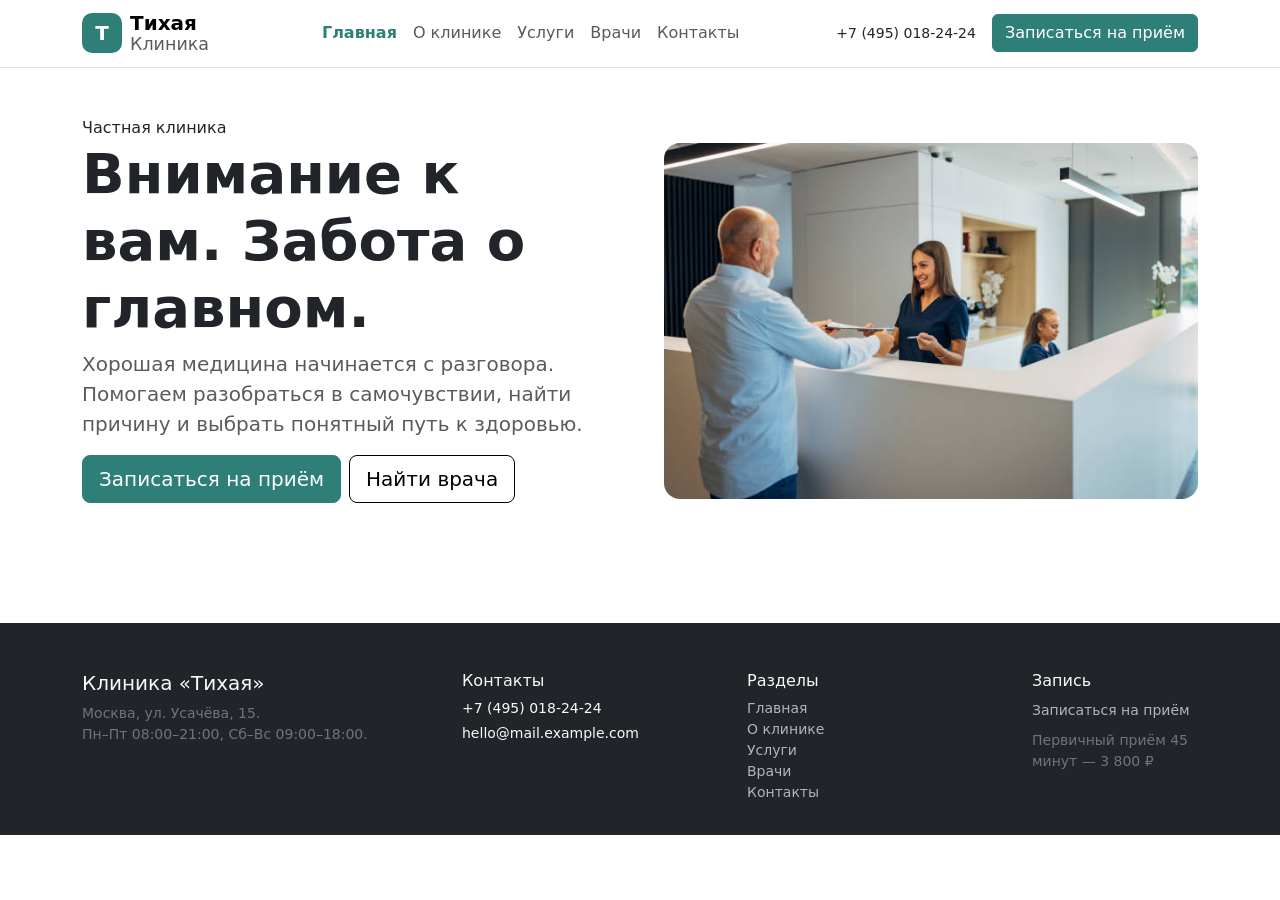
<file: clinic-site/index.html>
<!DOCTYPE html>
<html lang="ru">
<head>
  <meta charset="UTF-8">
  <meta name="viewport" content="width=device-width, initial-scale=1">
  <title>Главная — Клиника «Тихая»</title>
  <link href="https://cdn.jsdelivr.net/npm/bootstrap@5.3.3/dist/css/bootstrap.min.css" rel="stylesheet">
  <link rel="stylesheet" href="style.css">
</head>
<body>
<nav class="navbar navbar-expand-lg bg-white border-bottom sticky-top">
  <div class="container">
    <a class="navbar-brand d-flex align-items-center gap-2" href="index.html">
      <span class="logo-mark">Т</span>
      <span class="lh-1"><strong>Тихая</strong><br><small class="text-muted">Клиника</small></span>
    </a>
    <button class="navbar-toggler" type="button" data-bs-toggle="collapse" data-bs-target="#menu" aria-label="Меню">
      <span class="navbar-toggler-icon"></span>
    </button>
    <div class="collapse navbar-collapse" id="menu">
      <ul class="navbar-nav mx-auto mb-2 mb-lg-0">
        <li class="nav-item"><a class="nav-link active" href="index.html">Главная</a></li>
        <li class="nav-item"><a class="nav-link" href="about.html">О клинике</a></li>
        <li class="nav-item"><a class="nav-link" href="services.html">Услуги</a></li>
        <li class="nav-item"><a class="nav-link" href="doctors.html">Врачи</a></li>
        <li class="nav-item"><a class="nav-link" href="contacts.html">Контакты</a></li>
      </ul>
      <div class="d-flex align-items-center gap-3">
        <span class="small d-none d-xl-inline">+7 (495) 018-24-24</span>
        <a class="btn btn-primary" href="booking.html">Записаться на приём</a>
      </div>
    </div>
  </div>
</nav>
<main>
<section class="py-5">
  <div class="container">
    <div class="row align-items-center g-5">
      <div class="col-lg-6">
        <span class="display-8">Частная клиника</span>
        <h1 class="display-4 fw-bold">Внимание к вам. Забота о главном.</h1>
        <p class="lead text-muted">Хорошая медицина начинается с разговора. Помогаем разобраться в самочувствии, найти причину и выбрать понятный путь к здоровью.</p>
        <div class="d-flex flex-wrap gap-2 mb-4">
          <a href="booking.html" class="btn btn-primary btn-lg">Записаться на приём</a>
          <a href="doctors.html" class="btn btn-outline-primary btn-lg">Найти врача</a>
        </div>
      </div>
      <div class="col-lg-6">
        <img src="img/1.jpg" class="img-fluid rounded-4" alt="Фотография клиники">
      </div>
    </div>
  </div>
</section>

</main>
<footer class="bg-dark text-light mt-5 pt-5 pb-3">
  <div class="container">
    <div class="row g-4">
      <div class="col-lg-4">
        <h5>Клиника «Тихая»</h5>
        <p class="small text-secondary">Москва, ул. Усачёва, 15.<br>Пн–Пт 08:00–21:00, Сб–Вс 09:00–18:00.</p>
      </div>
      <div class="col-6 col-lg-3">
        <h6>Контакты</h6>
        <p class="small mb-1">+7 (495) 018-24-24</p>
        <p class="small">hello@mail.example.com</p>
      </div>
      <div class="col-6 col-lg-3">
        <h6>Разделы</h6>
        <ul class="list-unstyled small">
          <li><a class="footer-link" href="index.html">Главная</a></li>
          <li><a class="footer-link" href="about.html">О клинике</a></li>
          <li><a class="footer-link" href="services.html">Услуги</a></li>
          <li><a class="footer-link" href="doctors.html">Врачи</a></li>
          <li><a class="footer-link" href="contacts.html">Контакты</a></li>
        </ul>
      </div>
      <div class="col-lg-2">
        <h6>Запись</h6>
        <a class="footer-link small" href="booking.html">Записаться на приём</a>
        <p class="small text-secondary mt-2">Первичный приём 45 минут — 3 800 ₽</p>
      </div>
    </div>
  </div>
</footer>
<script src="https://cdn.jsdelivr.net/npm/bootstrap@5.3.3/dist/js/bootstrap.bundle.min.js"></script>
</body>
</html>
</file>
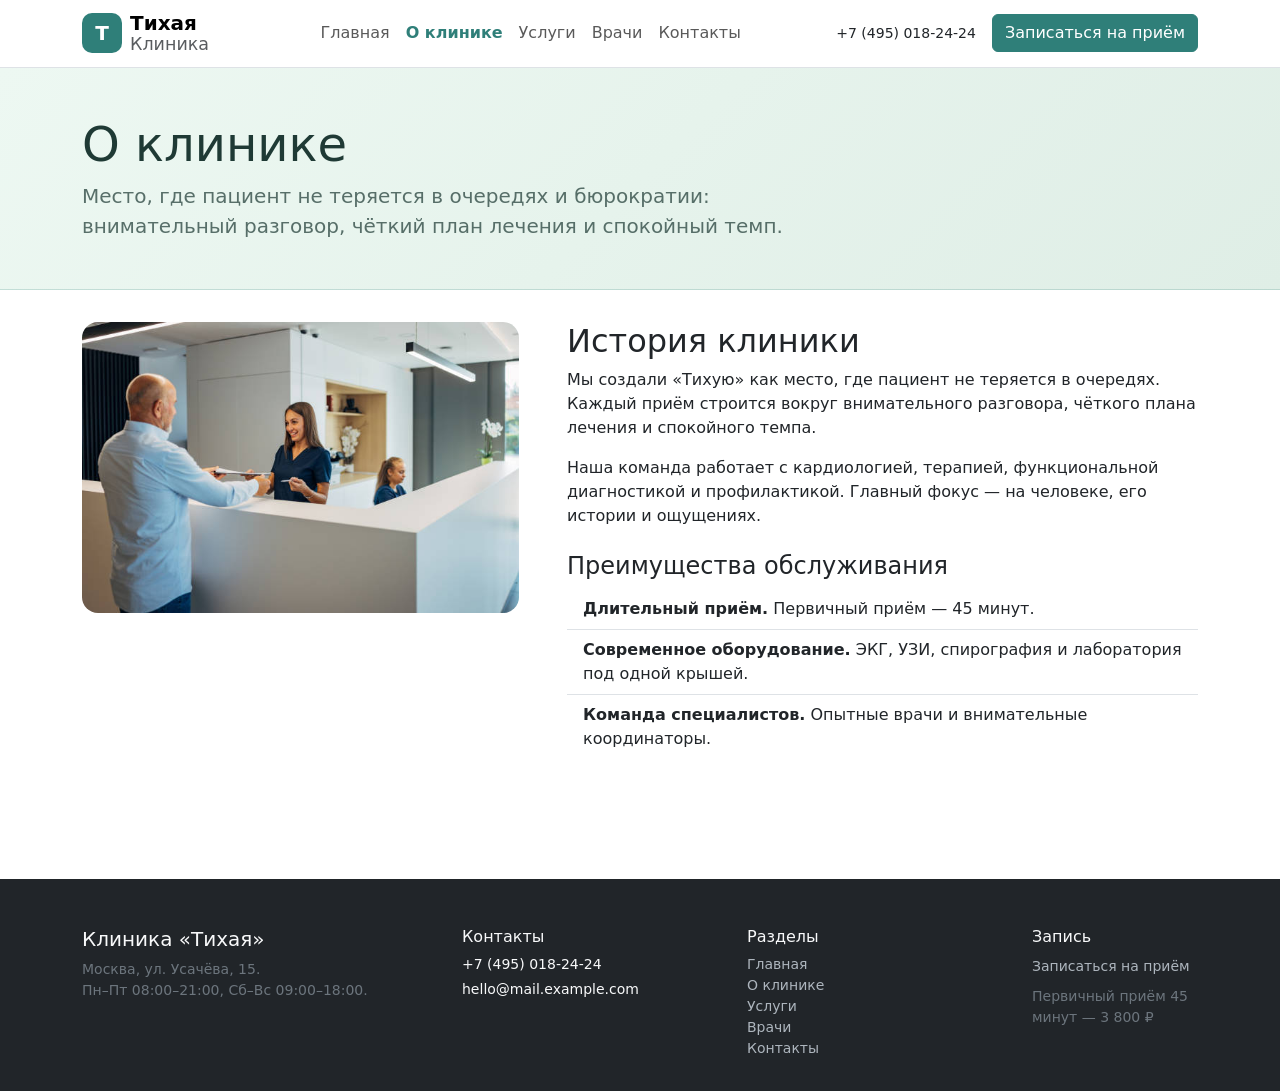
<file: clinic-site/about.html>
<!DOCTYPE html>
<html lang="ru">
<head>
  <meta charset="UTF-8">
  <meta name="viewport" content="width=device-width, initial-scale=1">
  <title>О клинике — Клиника «Тихая»</title>
  <link href="https://cdn.jsdelivr.net/npm/bootstrap@5.3.3/dist/css/bootstrap.min.css" rel="stylesheet">
  <link rel="stylesheet" href="style.css">
</head>
<body>
<nav class="navbar navbar-expand-lg bg-white border-bottom sticky-top">
  <div class="container">
    <a class="navbar-brand d-flex align-items-center gap-2" href="index.html">
      <span class="logo-mark">Т</span>
      <span class="lh-1"><strong>Тихая</strong><br><small class="text-muted">Клиника</small></span>
    </a>
    <button class="navbar-toggler" type="button" data-bs-toggle="collapse" data-bs-target="#menu" aria-label="Меню">
      <span class="navbar-toggler-icon"></span>
    </button>
    <div class="collapse navbar-collapse" id="menu">
      <ul class="navbar-nav mx-auto mb-2 mb-lg-0">
        <li class="nav-item"><a class="nav-link" href="index.html">Главная</a></li>
        <li class="nav-item"><a class="nav-link active" href="about.html">О клинике</a></li>
        <li class="nav-item"><a class="nav-link" href="services.html">Услуги</a></li>
        <li class="nav-item"><a class="nav-link" href="doctors.html">Врачи</a></li>
        <li class="nav-item"><a class="nav-link" href="contacts.html">Контакты</a></li>
      </ul>
      <div class="d-flex align-items-center gap-3">
        <span class="small d-none d-xl-inline">+7 (495) 018-24-24</span>
        <a class="btn btn-primary" href="booking.html">Записаться на приём</a>
      </div>
    </div>
  </div>
</nav>
<header class="page-head py-5">
  <div class="container">
    
    <h1 class="display-5">О клинике</h1>
    <p class="lead text-muted col-lg-8 mb-0">Место, где пациент не теряется в очередях и бюрократии: внимательный разговор, чёткий план лечения и спокойный темп.</p>
  </div>
</header>
<main class="container pb-4">
  <section class="row g-5 mb-5">
    <div class="col-lg-5"><img src="img/1.jpg" class="img-fluid rounded-4" alt="Фото клиники"></div>
    <div class="col-lg-7">
      <h2>История клиники</h2>
      <p>Мы создали «Тихую» как место, где пациент не теряется в очередях. Каждый приём строится вокруг внимательного разговора, чёткого плана лечения и спокойного темпа.</p>
      <p>Наша команда работает с кардиологией, терапией, функциональной диагностикой и профилактикой. Главный фокус — на человеке, его истории и ощущениях.</p>
      <h3 class="h4 mt-4">Преимущества обслуживания</h3>
      <ul class="list-group list-group-flush">
        <li class="list-group-item"><strong>Длительный приём.</strong> Первичный приём — 45 минут.</li>
        <li class="list-group-item"><strong>Современное оборудование.</strong> ЭКГ, УЗИ, спирография и лаборатория под одной крышей.</li>
        <li class="list-group-item"><strong>Команда специалистов.</strong> Опытные врачи и внимательные координаторы.</li>
      </ul>
    </div>
  </section>
</main>
<footer class="bg-dark text-light mt-5 pt-5 pb-3">
  <div class="container">
    <div class="row g-4">
      <div class="col-lg-4">
        <h5>Клиника «Тихая»</h5>
        <p class="small text-secondary">Москва, ул. Усачёва, 15.<br>Пн–Пт 08:00–21:00, Сб–Вс 09:00–18:00.</p>
      </div>
      <div class="col-6 col-lg-3">
        <h6>Контакты</h6>
        <p class="small mb-1">+7 (495) 018-24-24</p>
        <p class="small">hello@mail.example.com</p>
      </div>
      <div class="col-6 col-lg-3">
        <h6>Разделы</h6>
        <ul class="list-unstyled small">
          <li><a class="footer-link" href="index.html">Главная</a></li>
          <li><a class="footer-link" href="about.html">О клинике</a></li>
          <li><a class="footer-link" href="services.html">Услуги</a></li>
          <li><a class="footer-link" href="doctors.html">Врачи</a></li>
          <li><a class="footer-link" href="contacts.html">Контакты</a></li>
        </ul>
      </div>
      <div class="col-lg-2">
        <h6>Запись</h6>
        <a class="footer-link small" href="booking.html">Записаться на приём</a>
        <p class="small text-secondary mt-2">Первичный приём 45 минут — 3 800 ₽</p>
      </div>
    </div>
  </div>
</footer>
<script src="https://cdn.jsdelivr.net/npm/bootstrap@5.3.3/dist/js/bootstrap.bundle.min.js"></script>
</body>
</html>
</file>
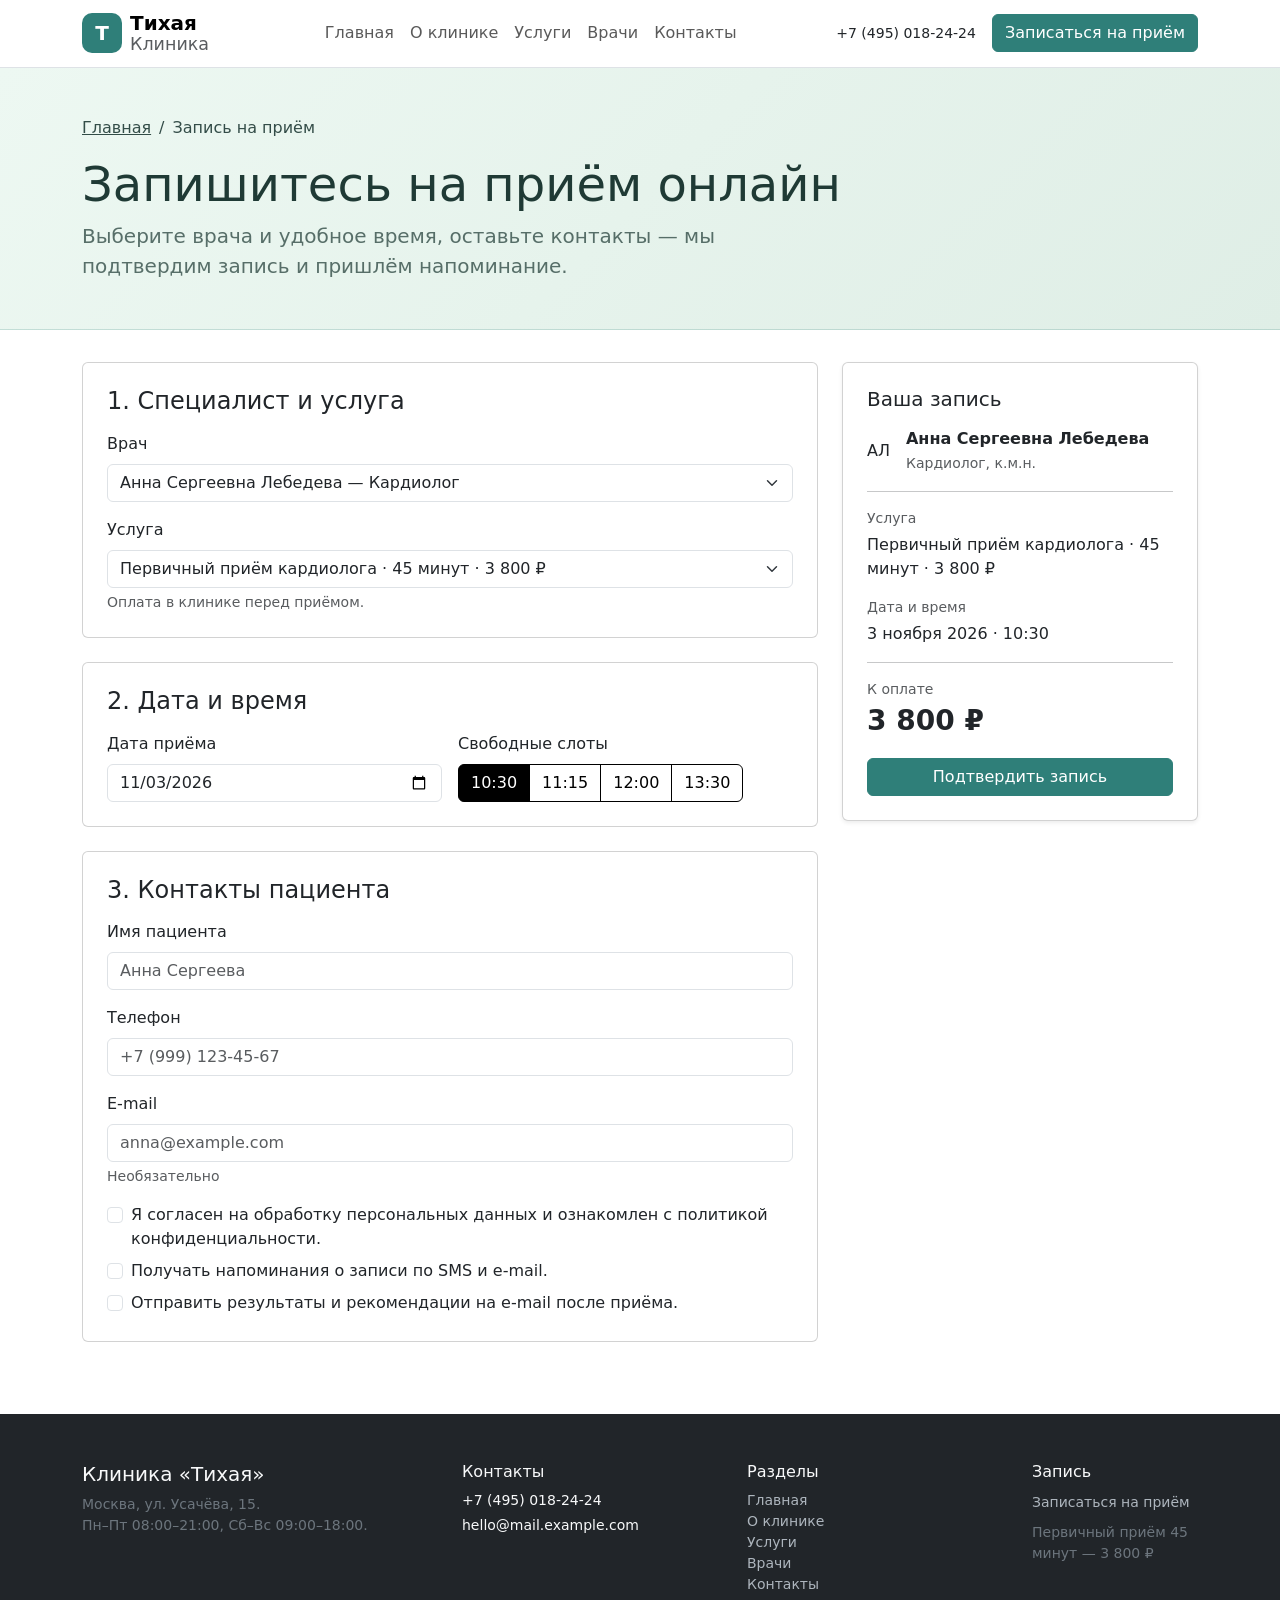
<file: clinic-site/booking.html>
<!DOCTYPE html>
<html lang="ru">
<head>
  <meta charset="UTF-8">
  <meta name="viewport" content="width=device-width, initial-scale=1">
  <title>Запись на приём — Клиника «Тихая»</title>
  <link href="https://cdn.jsdelivr.net/npm/bootstrap@5.3.3/dist/css/bootstrap.min.css" rel="stylesheet">
  <link rel="stylesheet" href="style.css">
</head>
<body>
<nav class="navbar navbar-expand-lg bg-white border-bottom sticky-top">
  <div class="container">
    <a class="navbar-brand d-flex align-items-center gap-2" href="index.html">
      <span class="logo-mark">Т</span>
      <span class="lh-1"><strong>Тихая</strong><br><small class="text-muted">Клиника</small></span>
    </a>
    <button class="navbar-toggler" type="button" data-bs-toggle="collapse" data-bs-target="#menu" aria-label="Меню">
      <span class="navbar-toggler-icon"></span>
    </button>
    <div class="collapse navbar-collapse" id="menu">
      <ul class="navbar-nav mx-auto mb-2 mb-lg-0">
        <li class="nav-item"><a class="nav-link" href="index.html">Главная</a></li>
        <li class="nav-item"><a class="nav-link" href="about.html">О клинике</a></li>
        <li class="nav-item"><a class="nav-link" href="services.html">Услуги</a></li>
        <li class="nav-item"><a class="nav-link" href="doctors.html">Врачи</a></li>
        <li class="nav-item"><a class="nav-link" href="contacts.html">Контакты</a></li>
      </ul>
      <div class="d-flex align-items-center gap-3">
        <span class="small d-none d-xl-inline">+7 (495) 018-24-24</span>
        <a class="btn btn-primary" href="booking.html">Записаться на приём</a>
      </div>
    </div>
  </div>
</nav>
<header class="page-head py-5">
  <div class="container">
    <nav aria-label="breadcrumb"><ol class="breadcrumb"><li class="breadcrumb-item"><a href="index.html">Главная</a></li><li class="breadcrumb-item active">Запись на приём</li></ol></nav>
    <h1 class="display-5">Запишитесь на приём онлайн</h1>
    <p class="lead text-muted col-lg-8 mb-0">Выберите врача и удобное время, оставьте контакты — мы подтвердим запись и пришлём напоминание.</p>
  </div>
</header>
<main class="container pb-4">
  <form class="row g-4" action="#" method="post" onsubmit="alert('Демо: заявка отправлена'); return false;">
    <div class="col-lg-8">
      <div class="card mb-4"><div class="card-body p-4">
        <h2 class="h4 mb-3">1. Специалист и услуга</h2>
        <div class="mb-3"><label for="doc" class="form-label">Врач</label><select id="doc" class="form-select"><option>Анна Сергеевна Лебедева — Кардиолог</option><option>Илья Викторович Смирнов — Терапевт</option><option>Елена Михайловна Орлова — Эндокринолог</option><option>Дмитрий Алексеевич Волков — Невролог</option><option>Мария Петровна Кузнецова — Педиатр</option><option>Сергей Николаевич Морозов — Кардиолог</option></select></div>
        <div class="mb-0"><label for="srv" class="form-label">Услуга</label>
          <select id="srv" class="form-select"><option>Первичный приём кардиолога · 45 минут · 3 800 ₽</option><option>Консультация терапевта · 30 минут · 2 900 ₽</option><option>Консультация эндокринолога · 40 минут · 3 500 ₽</option></select>
          <div class="form-text">Оплата в клинике перед приёмом.</div></div>
      </div></div>

      <div class="card mb-4"><div class="card-body p-4">
        <h2 class="h4 mb-3">2. Дата и время</h2>
        <div class="row g-3">
          <div class="col-md-6"><label for="date" class="form-label">Дата приёма</label><input id="date" type="date" class="form-control" value="2026-11-03" required></div>
          <div class="col-md-6"><label class="form-label d-block">Свободные слоты</label>
            <div class="btn-group flex-wrap" role="group" aria-label="Время">
              <input type="radio" class="btn-check" name="slot" id="s1" checked><label class="btn btn-outline-primary" for="s1">10:30</label>
              <input type="radio" class="btn-check" name="slot" id="s2"><label class="btn btn-outline-primary" for="s2">11:15</label>
              <input type="radio" class="btn-check" name="slot" id="s3"><label class="btn btn-outline-primary" for="s3">12:00</label>
              <input type="radio" class="btn-check" name="slot" id="s4"><label class="btn btn-outline-primary" for="s4">13:30</label>
            </div></div>
        </div>
      </div></div>

      <div class="card"><div class="card-body p-4">
        <h2 class="h4 mb-3">3. Контакты пациента</h2>
        <div class="mb-3"><label for="name" class="form-label">Имя пациента</label><input id="name" class="form-control" placeholder="Анна Сергеева" required></div>
        <div class="mb-3"><label for="phone" class="form-label">Телефон</label><input id="phone" type="tel" class="form-control" placeholder="+7 (999) 123-45-67" required></div>
        <div class="mb-3"><label for="mail" class="form-label">E-mail</label><input id="mail" type="email" class="form-control" placeholder="anna@example.com"><div class="form-text">Необязательно</div></div>
        <div class="form-check mb-2"><input class="form-check-input" type="checkbox" id="c1" required><label class="form-check-label" for="c1">Я согласен на обработку персональных данных и ознакомлен с политикой конфиденциальности.</label></div>
        <div class="form-check mb-2"><input class="form-check-input" type="checkbox" id="c2"><label class="form-check-label" for="c2">Получать напоминания о записи по SMS и e-mail.</label></div>
        <div class="form-check"><input class="form-check-input" type="checkbox" id="c3"><label class="form-check-label" for="c3">Отправить результаты и рекомендации на e-mail после приёма.</label></div>
      </div></div>
    </div>

    <aside class="col-lg-4">
      <div class="card shadow-sm sticky-top" style="top:90px"><div class="card-body p-4">
        <h2 class="h5">Ваша запись</h2>
        <div class="d-flex align-items-center gap-3 my-3"><div class="avatar">АЛ</div><div><strong>Анна Сергеевна Лебедева</strong><br><small class="text-muted">Кардиолог, к.м.н.</small></div></div>
        <hr>
        <p class="mb-1 text-muted small">Услуга</p><p>Первичный приём кардиолога · 45 минут · 3 800 ₽</p>
        <p class="mb-1 text-muted small">Дата и время</p><p>3 ноября 2026 · 10:30</p>
        <hr>
        <p class="mb-0 text-muted small">К оплате</p><p class="fs-3 fw-bold">3 800 ₽</p>
        <button class="btn btn-primary w-100" type="submit">Подтвердить запись</button>
      </div></div>
    </aside>
  </form>
</main>
<footer class="bg-dark text-light mt-5 pt-5 pb-3">
  <div class="container">
    <div class="row g-4">
      <div class="col-lg-4">
        <h5>Клиника «Тихая»</h5>
        <p class="small text-secondary">Москва, ул. Усачёва, 15.<br>Пн–Пт 08:00–21:00, Сб–Вс 09:00–18:00.</p>
      </div>
      <div class="col-6 col-lg-3">
        <h6>Контакты</h6>
        <p class="small mb-1">+7 (495) 018-24-24</p>
        <p class="small">hello@mail.example.com</p>
      </div>
      <div class="col-6 col-lg-3">
        <h6>Разделы</h6>
        <ul class="list-unstyled small">
          <li><a class="footer-link" href="index.html">Главная</a></li>
          <li><a class="footer-link" href="about.html">О клинике</a></li>
          <li><a class="footer-link" href="services.html">Услуги</a></li>
          <li><a class="footer-link" href="doctors.html">Врачи</a></li>
          <li><a class="footer-link" href="contacts.html">Контакты</a></li>
        </ul>
      </div>
      <div class="col-lg-2">
        <h6>Запись</h6>
        <a class="footer-link small" href="booking.html">Записаться на приём</a>
        <p class="small text-secondary mt-2">Первичный приём 45 минут — 3 800 ₽</p>
      </div>
    </div>
  </div>
</footer>
<script src="https://cdn.jsdelivr.net/npm/bootstrap@5.3.3/dist/js/bootstrap.bundle.min.js"></script>
</body>
</html>
</file>
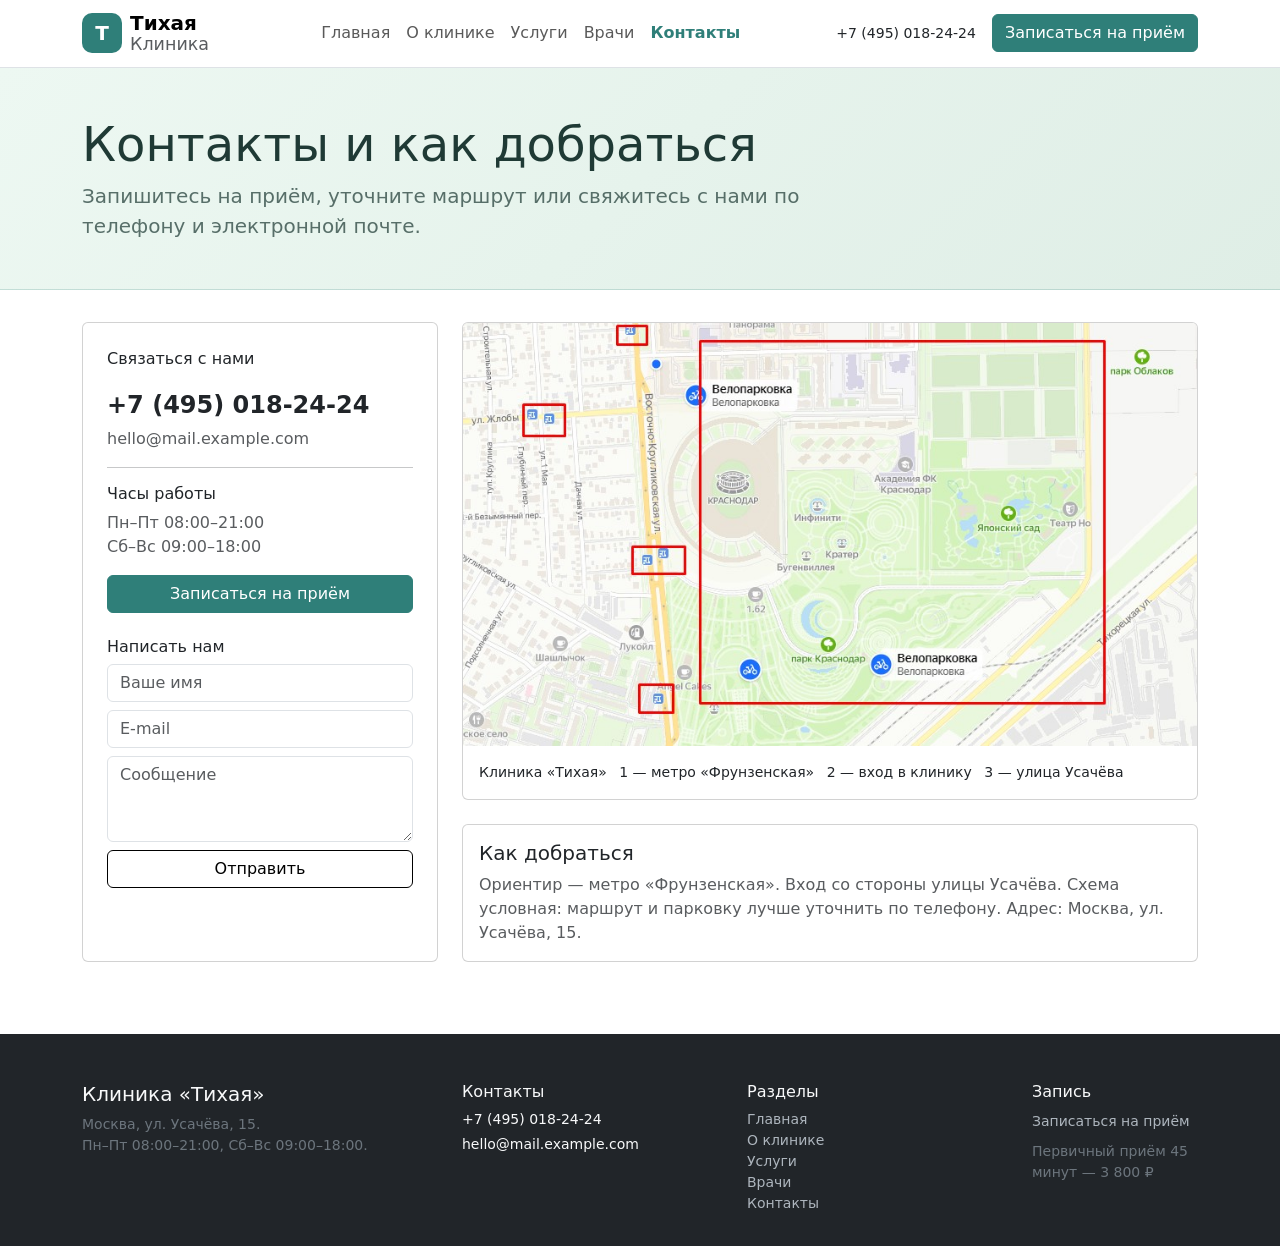
<file: clinic-site/contacts.html>
<!DOCTYPE html>
<html lang="ru">
<head>
  <meta charset="UTF-8">
  <meta name="viewport" content="width=device-width, initial-scale=1">
  <title>Контакты — Клиника «Тихая»</title>
  <link href="https://cdn.jsdelivr.net/npm/bootstrap@5.3.3/dist/css/bootstrap.min.css" rel="stylesheet">
  <link rel="stylesheet" href="style.css">
</head>
<body>
<nav class="navbar navbar-expand-lg bg-white border-bottom sticky-top">
  <div class="container">
    <a class="navbar-brand d-flex align-items-center gap-2" href="index.html">
      <span class="logo-mark">Т</span>
      <span class="lh-1"><strong>Тихая</strong><br><small class="text-muted">Клиника</small></span>
    </a>
    <button class="navbar-toggler" type="button" data-bs-toggle="collapse" data-bs-target="#menu" aria-label="Меню">
      <span class="navbar-toggler-icon"></span>
    </button>
    <div class="collapse navbar-collapse" id="menu">
      <ul class="navbar-nav mx-auto mb-2 mb-lg-0">
        <li class="nav-item"><a class="nav-link" href="index.html">Главная</a></li>
        <li class="nav-item"><a class="nav-link" href="about.html">О клинике</a></li>
        <li class="nav-item"><a class="nav-link" href="services.html">Услуги</a></li>
        <li class="nav-item"><a class="nav-link" href="doctors.html">Врачи</a></li>
        <li class="nav-item"><a class="nav-link active" href="contacts.html">Контакты</a></li>
      </ul>
      <div class="d-flex align-items-center gap-3">
        <span class="small d-none d-xl-inline">+7 (495) 018-24-24</span>
        <a class="btn btn-primary" href="booking.html">Записаться на приём</a>
      </div>
    </div>
  </div>
</nav>
<header class="page-head py-5">
  <div class="container">
    
    <h1 class="display-5">Контакты и как добраться</h1>
    <p class="lead text-muted col-lg-8 mb-0">Запишитесь на приём, уточните маршрут или свяжитесь с нами по телефону и электронной почте.</p>
  </div>
</header>
<main class="container pb-4">
  <div class="row g-4">
    <div class="col-lg-4">
      <div class="card h-100"><div class="card-body p-4">
        <p class="eyebrow">Связаться с нами</p>
        <p class="fs-4 fw-semibold mb-1">+7 (495) 018-24-24</p>
        <p class="text-muted">hello@mail.example.com</p>
        <hr>
        <h6>Часы работы</h6>
        <p class="text-muted">Пн–Пт 08:00–21:00<br>Сб–Вс 09:00–18:00</p>
        <a href="booking.html" class="btn btn-primary w-100 mb-4">Записаться на приём</a>
        <h6>Написать нам</h6>
        <form onsubmit="alert('Демо: сообщение отправлено'); return false;">
          <div class="mb-2"><input class="form-control" placeholder="Ваше имя" required></div>
          <div class="mb-2"><input type="email" class="form-control" placeholder="E-mail" required></div>
          <div class="mb-2"><textarea class="form-control" rows="3" placeholder="Сообщение"></textarea></div>
          <button class="btn btn-outline-primary w-100" type="submit">Отправить</button>
        </form>
      </div></div>
    </div>
    <div class="col-lg-8">
      <div class="card mb-4"><img src="img/5.jpg" class="card-img-top" alt="Схема проезда">
        <div class="card-body">
          <ul class="list-inline mb-0 small">
            <li class="list-inline-item">Клиника «Тихая»</li>
            <li class="list-inline-item">1 — метро «Фрунзенская»</li>
            <li class="list-inline-item">2 — вход в клинику</li>
            <li class="list-inline-item">3 — улица Усачёва</li>
          </ul></div></div>
      <div class="card"><div class="card-body">
        <h5>Как добраться</h5>
        <p class="text-muted mb-0">Ориентир — метро «Фрунзенская». Вход со стороны улицы Усачёва. Схема условная: маршрут и парковку лучше уточнить по телефону. Адрес: Москва, ул. Усачёва, 15.</p>
      </div></div>
    </div>
  </div>
</main>
<footer class="bg-dark text-light mt-5 pt-5 pb-3">
  <div class="container">
    <div class="row g-4">
      <div class="col-lg-4">
        <h5>Клиника «Тихая»</h5>
        <p class="small text-secondary">Москва, ул. Усачёва, 15.<br>Пн–Пт 08:00–21:00, Сб–Вс 09:00–18:00.</p>
      </div>
      <div class="col-6 col-lg-3">
        <h6>Контакты</h6>
        <p class="small mb-1">+7 (495) 018-24-24</p>
        <p class="small">hello@mail.example.com</p>
      </div>
      <div class="col-6 col-lg-3">
        <h6>Разделы</h6>
        <ul class="list-unstyled small">
          <li><a class="footer-link" href="index.html">Главная</a></li>
          <li><a class="footer-link" href="about.html">О клинике</a></li>
          <li><a class="footer-link" href="services.html">Услуги</a></li>
          <li><a class="footer-link" href="doctors.html">Врачи</a></li>
          <li><a class="footer-link" href="contacts.html">Контакты</a></li>
        </ul>
      </div>
      <div class="col-lg-2">
        <h6>Запись</h6>
        <a class="footer-link small" href="booking.html">Записаться на приём</a>
        <p class="small text-secondary mt-2">Первичный приём 45 минут — 3 800 ₽</p>
      </div>
    </div>
  </div>
</footer>
<script src="https://cdn.jsdelivr.net/npm/bootstrap@5.3.3/dist/js/bootstrap.bundle.min.js"></script>
</body>
</html>
</file>
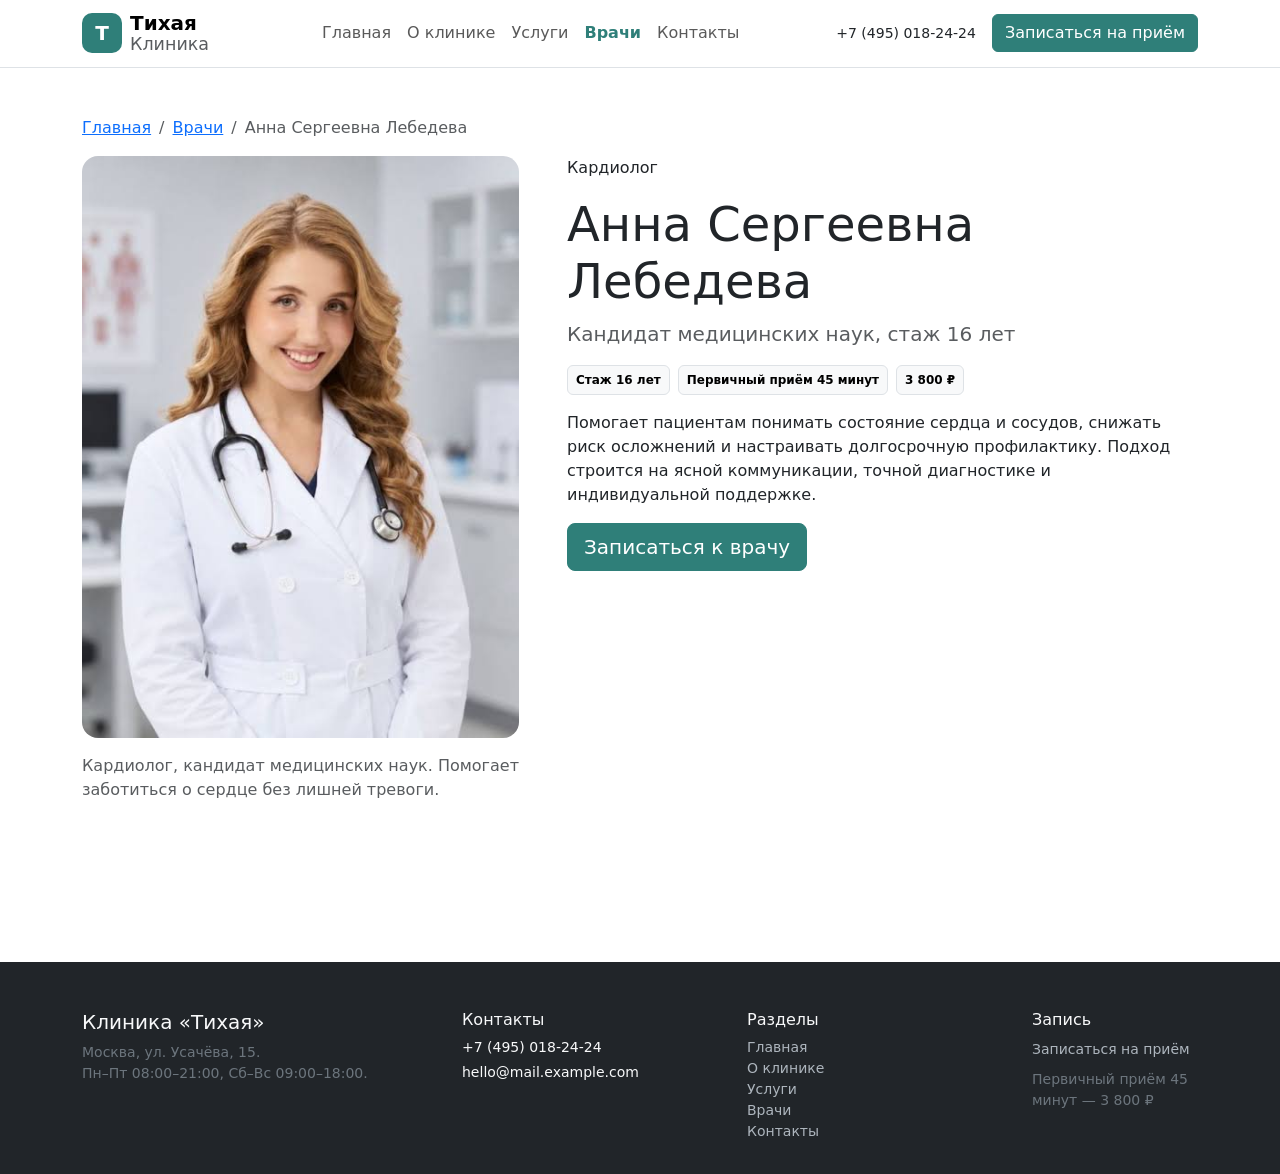
<file: clinic-site/doctor.html>
<!DOCTYPE html>
<html lang="ru">
<head>
  <meta charset="UTF-8">
  <meta name="viewport" content="width=device-width, initial-scale=1">
  <title>О враче — Клиника «Тихая»</title>
  <link href="https://cdn.jsdelivr.net/npm/bootstrap@5.3.3/dist/css/bootstrap.min.css" rel="stylesheet">
  <link rel="stylesheet" href="style.css">
</head>
<body>
<nav class="navbar navbar-expand-lg bg-white border-bottom sticky-top">
  <div class="container">
    <a class="navbar-brand d-flex align-items-center gap-2" href="index.html">
      <span class="logo-mark">Т</span>
      <span class="lh-1"><strong>Тихая</strong><br><small class="text-muted">Клиника</small></span>
    </a>
    <button class="navbar-toggler" type="button" data-bs-toggle="collapse" data-bs-target="#menu" aria-label="Меню">
      <span class="navbar-toggler-icon"></span>
    </button>
    <div class="collapse navbar-collapse" id="menu">
      <ul class="navbar-nav mx-auto mb-2 mb-lg-0">
        <li class="nav-item"><a class="nav-link" href="index.html">Главная</a></li>
        <li class="nav-item"><a class="nav-link" href="about.html">О клинике</a></li>
        <li class="nav-item"><a class="nav-link" href="services.html">Услуги</a></li>
        <li class="nav-item"><a class="nav-link active" href="doctors.html">Врачи</a></li>
        <li class="nav-item"><a class="nav-link" href="contacts.html">Контакты</a></li>
      </ul>
      <div class="d-flex align-items-center gap-3">
        <span class="small d-none d-xl-inline">+7 (495) 018-24-24</span>
        <a class="btn btn-primary" href="booking.html">Записаться на приём</a>
      </div>
    </div>
  </div>
</nav>
<main class="container py-5">
  <nav aria-label="breadcrumb"><ol class="breadcrumb">
    <li class="breadcrumb-item"><a href="index.html">Главная</a></li>
    <li class="breadcrumb-item"><a href="doctors.html">Врачи</a></li>
    <li class="breadcrumb-item active">Анна Сергеевна Лебедева</li></ol></nav>
  <section class="row g-5 mb-5">
    <div class="col-lg-5">
      <img src="img/4.jpg" class="img-fluid rounded-4 mb-3" alt="Анна Сергеевна Лебедева">
      <p class="text-muted">Кардиолог, кандидат медицинских наук. Помогает заботиться о сердце без лишней тревоги.</p>
    </div>
    <div class="col-lg-7">
      <p class="eyebrow">Кардиолог</p>
      <h1 class="display-5">Анна Сергеевна Лебедева</h1>
      <p class="lead text-muted">Кандидат медицинских наук, стаж 16 лет</p>
      <div class="d-flex flex-wrap gap-2 mb-3">
        <span class="badge text-bg-light border p-2">Стаж 16 лет</span>
        <span class="badge text-bg-light border p-2">Первичный приём 45 минут</span>
        <span class="badge text-bg-light border p-2">3 800 ₽</span>
      </div>
      <p>Помогает пациентам понимать состояние сердца и сосудов, снижать риск осложнений и настраивать долгосрочную профилактику. Подход строится на ясной коммуникации, точной диагностике и индивидуальной поддержке.</p>
      <a href="booking.html" class="btn btn-primary btn-lg">Записаться к врачу</a>
    </div>
  </section>
</main>
<footer class="bg-dark text-light mt-5 pt-5 pb-3">
  <div class="container">
    <div class="row g-4">
      <div class="col-lg-4">
        <h5>Клиника «Тихая»</h5>
        <p class="small text-secondary">Москва, ул. Усачёва, 15.<br>Пн–Пт 08:00–21:00, Сб–Вс 09:00–18:00.</p>
      </div>
      <div class="col-6 col-lg-3">
        <h6>Контакты</h6>
        <p class="small mb-1">+7 (495) 018-24-24</p>
        <p class="small">hello@mail.example.com</p>
      </div>
      <div class="col-6 col-lg-3">
        <h6>Разделы</h6>
        <ul class="list-unstyled small">
          <li><a class="footer-link" href="index.html">Главная</a></li>
          <li><a class="footer-link" href="about.html">О клинике</a></li>
          <li><a class="footer-link" href="services.html">Услуги</a></li>
          <li><a class="footer-link" href="doctors.html">Врачи</a></li>
          <li><a class="footer-link" href="contacts.html">Контакты</a></li>
        </ul>
      </div>
      <div class="col-lg-2">
        <h6>Запись</h6>
        <a class="footer-link small" href="booking.html">Записаться на приём</a>
        <p class="small text-secondary mt-2">Первичный приём 45 минут — 3 800 ₽</p>
      </div>
    </div>
  </div>
</footer>
<script src="https://cdn.jsdelivr.net/npm/bootstrap@5.3.3/dist/js/bootstrap.bundle.min.js"></script>
</body>
</html>
</file>
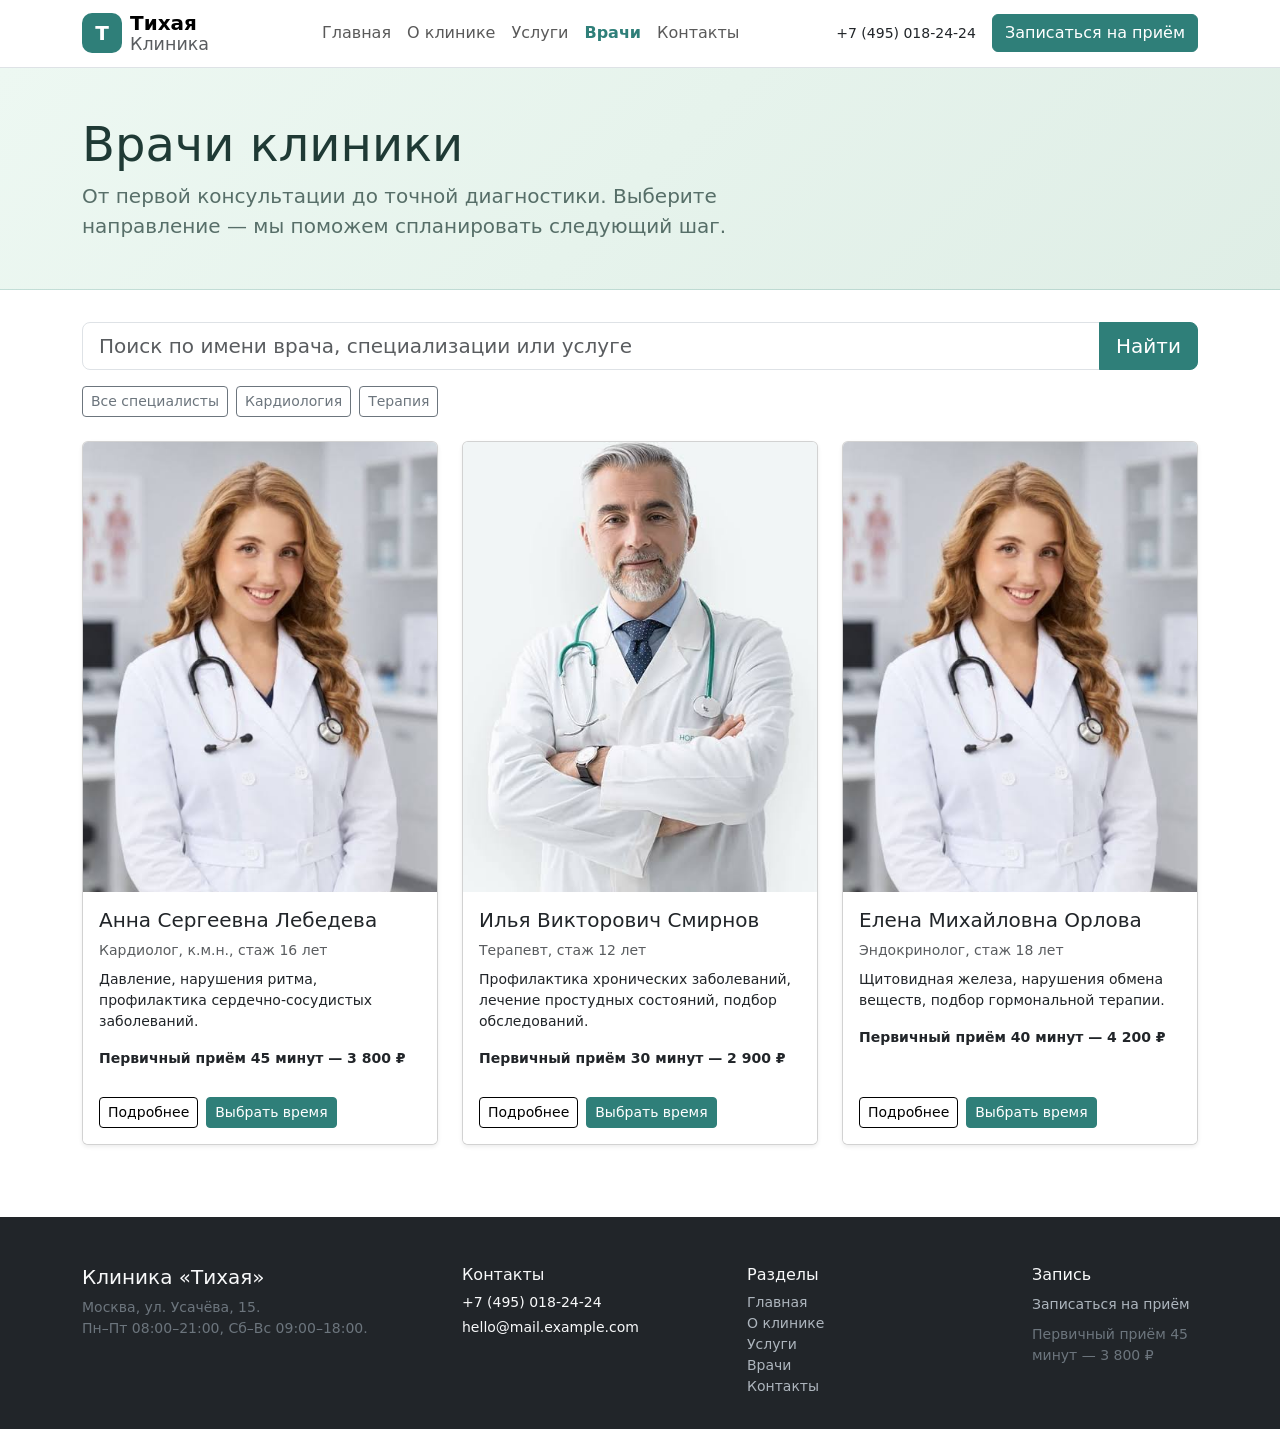
<file: clinic-site/doctors.html>
<!DOCTYPE html>
<html lang="ru">
<head>
  <meta charset="UTF-8">
  <meta name="viewport" content="width=device-width, initial-scale=1">
  <title>Врачи — Клиника «Тихая»</title>
  <link href="https://cdn.jsdelivr.net/npm/bootstrap@5.3.3/dist/css/bootstrap.min.css" rel="stylesheet">
  <link rel="stylesheet" href="style.css">
</head>
<body>
<nav class="navbar navbar-expand-lg bg-white border-bottom sticky-top">
  <div class="container">
    <a class="navbar-brand d-flex align-items-center gap-2" href="index.html">
      <span class="logo-mark">Т</span>
      <span class="lh-1"><strong>Тихая</strong><br><small class="text-muted">Клиника</small></span>
    </a>
    <button class="navbar-toggler" type="button" data-bs-toggle="collapse" data-bs-target="#menu" aria-label="Меню">
      <span class="navbar-toggler-icon"></span>
    </button>
    <div class="collapse navbar-collapse" id="menu">
      <ul class="navbar-nav mx-auto mb-2 mb-lg-0">
        <li class="nav-item"><a class="nav-link" href="index.html">Главная</a></li>
        <li class="nav-item"><a class="nav-link" href="about.html">О клинике</a></li>
        <li class="nav-item"><a class="nav-link" href="services.html">Услуги</a></li>
        <li class="nav-item"><a class="nav-link active" href="doctors.html">Врачи</a></li>
        <li class="nav-item"><a class="nav-link" href="contacts.html">Контакты</a></li>
      </ul>
      <div class="d-flex align-items-center gap-3">
        <span class="small d-none d-xl-inline">+7 (495) 018-24-24</span>
        <a class="btn btn-primary" href="booking.html">Записаться на приём</a>
      </div>
    </div>
  </div>
</nav>
<header class="page-head py-5">
  <div class="container">
    
    <h1 class="display-5">Врачи клиники</h1>
    <p class="lead text-muted col-lg-8 mb-0">От первой консультации до точной диагностики. Выберите направление — мы поможем спланировать следующий шаг.</p>
  </div>
</header>
<main class="container pb-4">
  <form class="input-group input-group-lg mb-3" role="search" onsubmit="return false">
    <input type="search" class="form-control" placeholder="Поиск по имени врача, специализации или услуге" aria-label="Поиск">
    <button class="btn btn-primary" type="submit">Найти</button>
  </form>
  <div class="d-flex flex-wrap gap-2 mb-4">
    <button type="button" class="btn btn-outline-secondary btn-sm">Все специалисты</button>
    <button type="button" class="btn btn-outline-secondary btn-sm">Кардиология</button>
    <button type="button" class="btn btn-outline-secondary btn-sm">Терапия</button>
  </div>
  <div class="row g-4 doctors-grid">
      <div class="col-md-6 col-lg-4">
        <div class="card h-100 shadow-sm">
          <img src="img/4.jpg" class="card-img-top" alt="Фото врача Анна Сергеевна Лебедева">
          <div class="card-body">
            <h5 class="card-title">Анна Сергеевна Лебедева</h5>
            <p class="text-muted small mb-2">Кардиолог, к.м.н., стаж 16 лет</p>
            <p class="card-text small">Давление, нарушения ритма, профилактика сердечно-сосудистых заболеваний.</p>
            <p class="small mb-1"><strong>Первичный приём 45 минут — 3 800 ₽</strong></p>
          </div>
          <div class="card-footer bg-white border-0 pb-3 d-flex gap-2">
            <a href="doctor.html" class="btn btn-outline-primary btn-sm">Подробнее</a>
            <a href="booking.html" class="btn btn-primary btn-sm">Выбрать время</a>
          </div>
        </div>
      </div>
      <div class="col-md-6 col-lg-4">
        <div class="card h-100 shadow-sm">
          <img src="img/3.jpg" class="card-img-top" alt="Фото врача Илья Викторович Смирнов">
          <div class="card-body">
            <h5 class="card-title">Илья Викторович Смирнов</h5>
            <p class="text-muted small mb-2">Терапевт, стаж 12 лет</p>
            <p class="card-text small">Профилактика хронических заболеваний, лечение простудных состояний, подбор обследований.</p>
            <p class="small mb-1"><strong>Первичный приём 30 минут — 2 900 ₽</strong></p>
          </div>
          <div class="card-footer bg-white border-0 pb-3 d-flex gap-2">
            <a href="doctor.html" class="btn btn-outline-primary btn-sm">Подробнее</a>
            <a href="booking.html" class="btn btn-primary btn-sm">Выбрать время</a>
          </div>
        </div>
      </div>
      <div class="col-md-6 col-lg-4">
        <div class="card h-100 shadow-sm">
          <img src="img/4.jpg" class="card-img-top" alt="Фото врача Елена Михайловна Орлова">
          <div class="card-body">
            <h5 class="card-title">Елена Михайловна Орлова</h5>
            <p class="text-muted small mb-2">Эндокринолог, стаж 18 лет</p>
            <p class="card-text small">Щитовидная железа, нарушения обмена веществ, подбор гормональной терапии.</p>
            <p class="small mb-1"><strong>Первичный приём 40 минут — 4 200 ₽</strong></p>
          </div>
          <div class="card-footer bg-white border-0 pb-3 d-flex gap-2">
            <a href="doctor.html" class="btn btn-outline-primary btn-sm">Подробнее</a>
            <a href="booking.html" class="btn btn-primary btn-sm">Выбрать время</a>
          </div>
        </div>
      </div>
  </div>
</main>
<footer class="bg-dark text-light mt-5 pt-5 pb-3">
  <div class="container">
    <div class="row g-4">
      <div class="col-lg-4">
        <h5>Клиника «Тихая»</h5>
        <p class="small text-secondary">Москва, ул. Усачёва, 15.<br>Пн–Пт 08:00–21:00, Сб–Вс 09:00–18:00.</p>
      </div>
      <div class="col-6 col-lg-3">
        <h6>Контакты</h6>
        <p class="small mb-1">+7 (495) 018-24-24</p>
        <p class="small">hello@mail.example.com</p>
      </div>
      <div class="col-6 col-lg-3">
        <h6>Разделы</h6>
        <ul class="list-unstyled small">
          <li><a class="footer-link" href="index.html">Главная</a></li>
          <li><a class="footer-link" href="about.html">О клинике</a></li>
          <li><a class="footer-link" href="services.html">Услуги</a></li>
          <li><a class="footer-link" href="doctors.html">Врачи</a></li>
          <li><a class="footer-link" href="contacts.html">Контакты</a></li>
        </ul>
      </div>
      <div class="col-lg-2">
        <h6>Запись</h6>
        <a class="footer-link small" href="booking.html">Записаться на приём</a>
        <p class="small text-secondary mt-2">Первичный приём 45 минут — 3 800 ₽</p>
      </div>
    </div>
  </div>
</footer>
<script src="https://cdn.jsdelivr.net/npm/bootstrap@5.3.3/dist/js/bootstrap.bundle.min.js"></script>
</body>
</html>
</file>
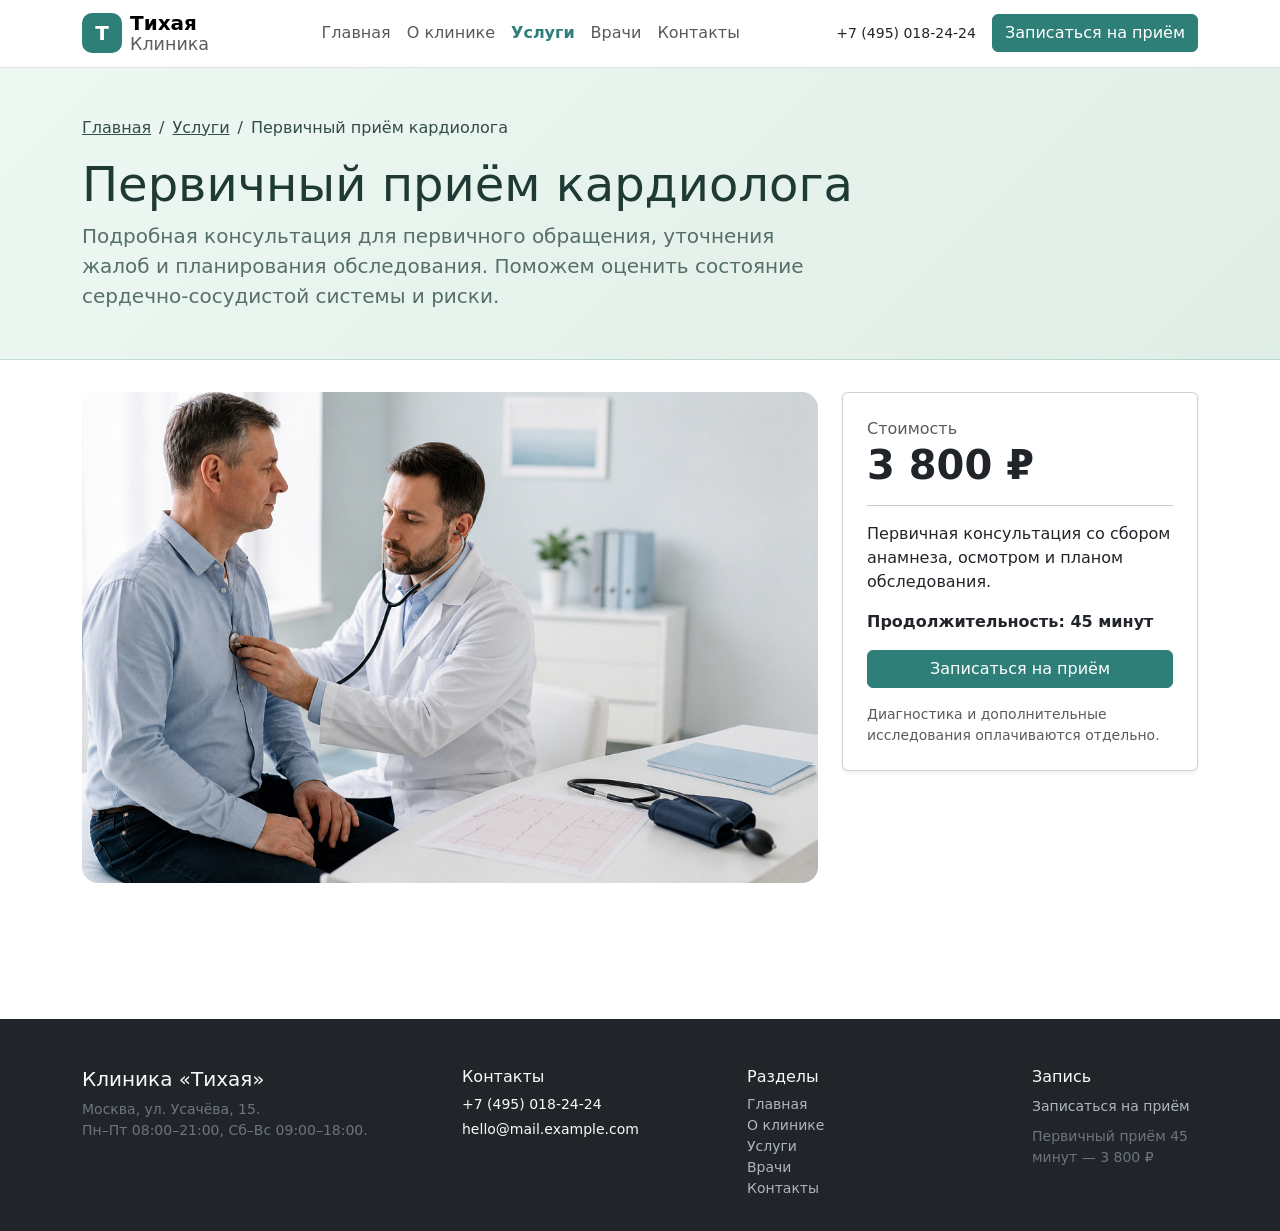
<file: clinic-site/service.html>
<!DOCTYPE html>
<html lang="ru">
<head>
  <meta charset="UTF-8">
  <meta name="viewport" content="width=device-width, initial-scale=1">
  <title>Об услуге — Клиника «Тихая»</title>
  <link href="https://cdn.jsdelivr.net/npm/bootstrap@5.3.3/dist/css/bootstrap.min.css" rel="stylesheet">
  <link rel="stylesheet" href="style.css">
</head>
<body>
<nav class="navbar navbar-expand-lg bg-white border-bottom sticky-top">
  <div class="container">
    <a class="navbar-brand d-flex align-items-center gap-2" href="index.html">
      <span class="logo-mark">Т</span>
      <span class="lh-1"><strong>Тихая</strong><br><small class="text-muted">Клиника</small></span>
    </a>
    <button class="navbar-toggler" type="button" data-bs-toggle="collapse" data-bs-target="#menu" aria-label="Меню">
      <span class="navbar-toggler-icon"></span>
    </button>
    <div class="collapse navbar-collapse" id="menu">
      <ul class="navbar-nav mx-auto mb-2 mb-lg-0">
        <li class="nav-item"><a class="nav-link" href="index.html">Главная</a></li>
        <li class="nav-item"><a class="nav-link" href="about.html">О клинике</a></li>
        <li class="nav-item"><a class="nav-link active" href="services.html">Услуги</a></li>
        <li class="nav-item"><a class="nav-link" href="doctors.html">Врачи</a></li>
        <li class="nav-item"><a class="nav-link" href="contacts.html">Контакты</a></li>
      </ul>
      <div class="d-flex align-items-center gap-3">
        <span class="small d-none d-xl-inline">+7 (495) 018-24-24</span>
        <a class="btn btn-primary" href="booking.html">Записаться на приём</a>
      </div>
    </div>
  </div>
</nav>
<header class="page-head py-5">
  <div class="container">
    <nav aria-label="breadcrumb"><ol class="breadcrumb">
      <li class="breadcrumb-item"><a href="index.html">Главная</a></li>
      <li class="breadcrumb-item"><a href="services.html">Услуги</a></li>
      <li class="breadcrumb-item active">Первичный приём кардиолога</li>
    </ol></nav>
    <h1 class="display-5">Первичный приём кардиолога</h1>
    <p class="lead text-muted col-lg-8 mb-0">Подробная консультация для первичного обращения, уточнения жалоб и планирования обследования. Поможем оценить состояние сердечно-сосудистой системы и риски.</p>
  </div>
</header>
<main class="container pb-4">
  <div class="row g-4 mb-5">
    <div class="col-lg-8">
      <figure>
        <img src="img/2.jpg" class="img-fluid rounded-4" alt="Кабинет кардиолога">
      </figure>
    </div>
    <div class="col-lg-4">
      <div class="card shadow-sm"><div class="card-body p-4">
        <p class="text-muted mb-0">Стоимость</p>
        <p class="display-6 fw-bold">3 800 ₽</p>
        <hr>
        <p>Первичная консультация со сбором анамнеза, осмотром и планом обследования.</p>
        <p><strong>Продолжительность: 45 минут</strong></p>
        <a href="booking.html" class="btn btn-primary w-100 mb-3">Записаться на приём</a>
        <p class="small text-muted mb-0">Диагностика и дополнительные исследования оплачиваются отдельно.</p>
      </div></div>
    </div>
  </div>
</main>
<footer class="bg-dark text-light mt-5 pt-5 pb-3">
  <div class="container">
    <div class="row g-4">
      <div class="col-lg-4">
        <h5>Клиника «Тихая»</h5>
        <p class="small text-secondary">Москва, ул. Усачёва, 15.<br>Пн–Пт 08:00–21:00, Сб–Вс 09:00–18:00.</p>
      </div>
      <div class="col-6 col-lg-3">
        <h6>Контакты</h6>
        <p class="small mb-1">+7 (495) 018-24-24</p>
        <p class="small">hello@mail.example.com</p>
      </div>
      <div class="col-6 col-lg-3">
        <h6>Разделы</h6>
        <ul class="list-unstyled small">
          <li><a class="footer-link" href="index.html">Главная</a></li>
          <li><a class="footer-link" href="about.html">О клинике</a></li>
          <li><a class="footer-link" href="services.html">Услуги</a></li>
          <li><a class="footer-link" href="doctors.html">Врачи</a></li>
          <li><a class="footer-link" href="contacts.html">Контакты</a></li>
        </ul>
      </div>
      <div class="col-lg-2">
        <h6>Запись</h6>
        <a class="footer-link small" href="booking.html">Записаться на приём</a>
        <p class="small text-secondary mt-2">Первичный приём 45 минут — 3 800 ₽</p>
      </div>
    </div>
  </div>
</footer>
<script src="https://cdn.jsdelivr.net/npm/bootstrap@5.3.3/dist/js/bootstrap.bundle.min.js"></script>
</body>
</html>
</file>
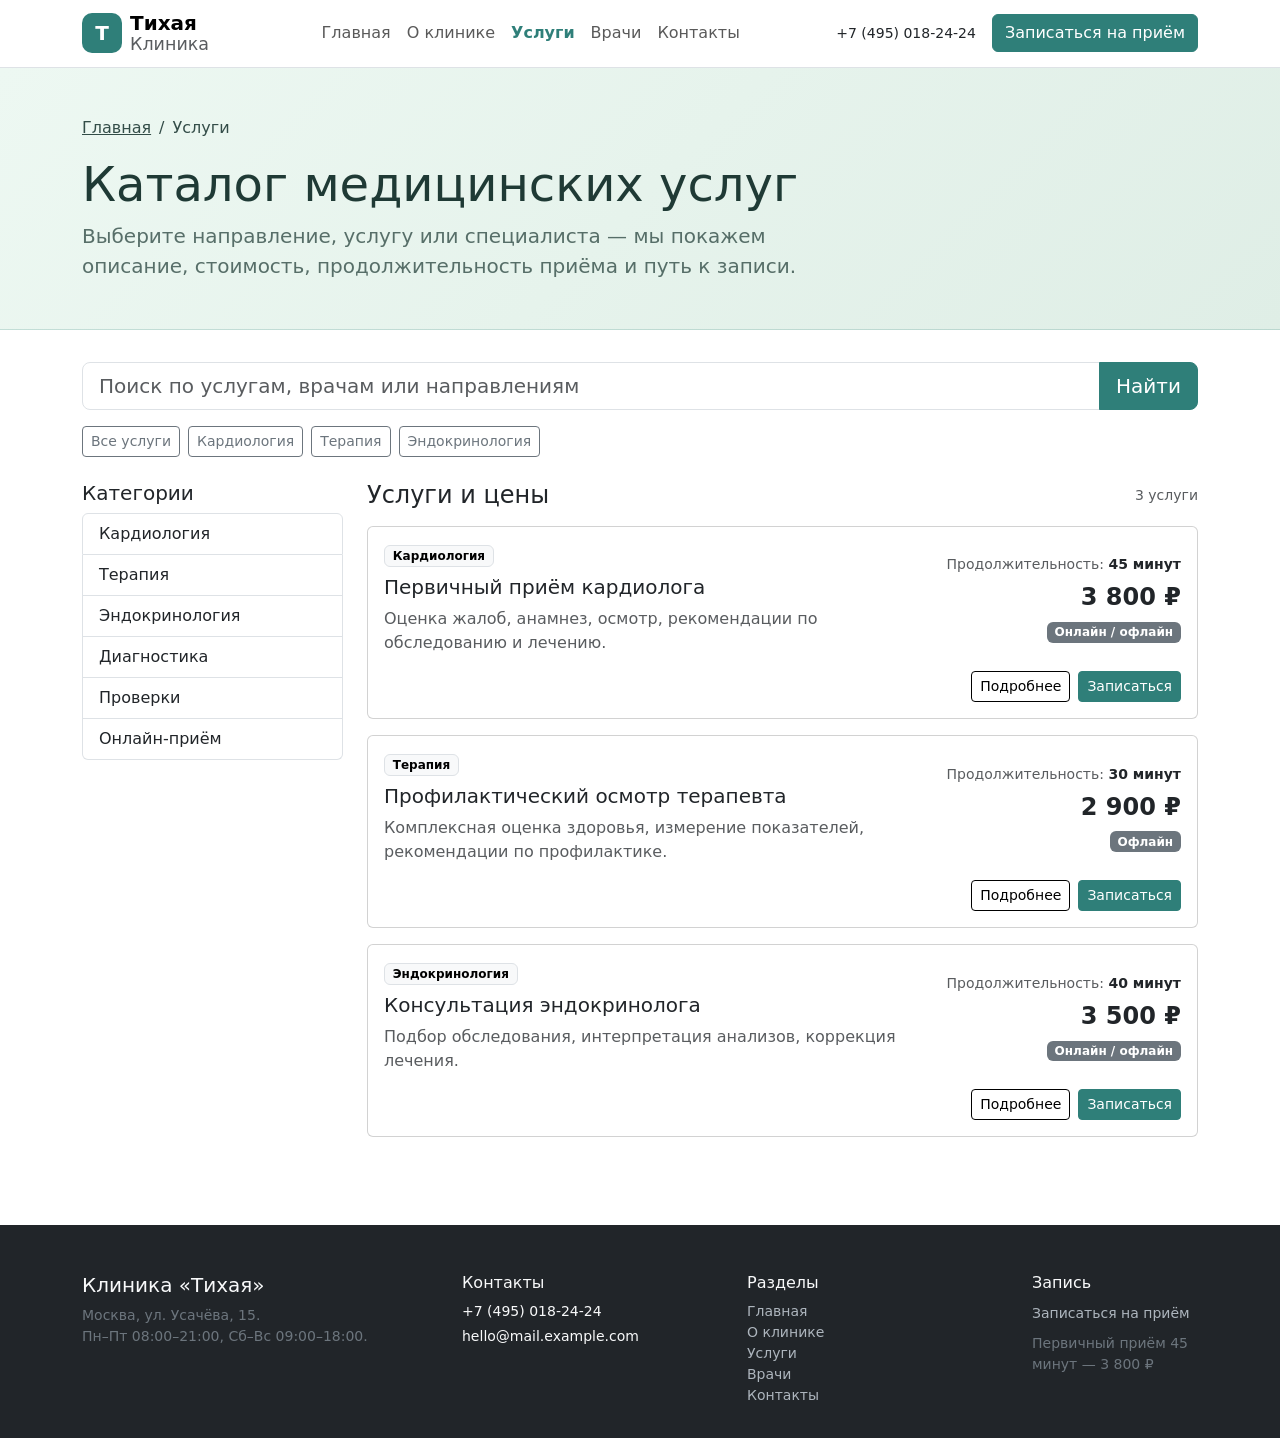
<file: clinic-site/services.html>
<!DOCTYPE html>
<html lang="ru">
<head>
  <meta charset="UTF-8">
  <meta name="viewport" content="width=device-width, initial-scale=1">
  <title>Услуги — Клиника «Тихая»</title>
  <link href="https://cdn.jsdelivr.net/npm/bootstrap@5.3.3/dist/css/bootstrap.min.css" rel="stylesheet">
  <link rel="stylesheet" href="style.css">
</head>
<body>
<nav class="navbar navbar-expand-lg bg-white border-bottom sticky-top">
  <div class="container">
    <a class="navbar-brand d-flex align-items-center gap-2" href="index.html">
      <span class="logo-mark">Т</span>
      <span class="lh-1"><strong>Тихая</strong><br><small class="text-muted">Клиника</small></span>
    </a>
    <button class="navbar-toggler" type="button" data-bs-toggle="collapse" data-bs-target="#menu" aria-label="Меню">
      <span class="navbar-toggler-icon"></span>
    </button>
    <div class="collapse navbar-collapse" id="menu">
      <ul class="navbar-nav mx-auto mb-2 mb-lg-0">
        <li class="nav-item"><a class="nav-link" href="index.html">Главная</a></li>
        <li class="nav-item"><a class="nav-link" href="about.html">О клинике</a></li>
        <li class="nav-item"><a class="nav-link active" href="services.html">Услуги</a></li>
        <li class="nav-item"><a class="nav-link" href="doctors.html">Врачи</a></li>
        <li class="nav-item"><a class="nav-link" href="contacts.html">Контакты</a></li>
      </ul>
      <div class="d-flex align-items-center gap-3">
        <span class="small d-none d-xl-inline">+7 (495) 018-24-24</span>
        <a class="btn btn-primary" href="booking.html">Записаться на приём</a>
      </div>
    </div>
  </div>
</nav>
<header class="page-head py-5">
  <div class="container">
    <nav aria-label="breadcrumb"><ol class="breadcrumb"><li class="breadcrumb-item"><a href="index.html">Главная</a></li><li class="breadcrumb-item active">Услуги</li></ol></nav>
    <h1 class="display-5">Каталог медицинских услуг</h1>
    <p class="lead text-muted col-lg-8 mb-0">Выберите направление, услугу или специалиста — мы покажем описание, стоимость, продолжительность приёма и путь к записи.</p>
  </div>
</header>
<main class="container pb-4">
  <form class="input-group input-group-lg mb-3" role="search" onsubmit="return false">
    <input type="search" class="form-control" placeholder="Поиск по услугам, врачам или направлениям" aria-label="Поиск">
    <button class="btn btn-primary" type="submit">Найти</button>
  </form>
  <div class="d-flex flex-wrap gap-2 mb-4">
    <button type="button" class="btn btn-outline-secondary btn-sm">Все услуги</button>
    <button type="button" class="btn btn-outline-secondary btn-sm">Кардиология</button>
    <button type="button" class="btn btn-outline-secondary btn-sm">Терапия</button>
    <button type="button" class="btn btn-outline-secondary btn-sm">Эндокринология</button>
  </div>
  <div class="row g-4 align-items-stretch">
    <aside class="col-lg-3 h-100">
      <h5>Категории</h5>
      <div class="list-group mb-4"><a href="#" class="list-group-item list-group-item-action">Кардиология</a>
        <a href="#" class="list-group-item list-group-item-action">Терапия</a>
        <a href="#" class="list-group-item list-group-item-action">Эндокринология</a>
        <a href="#" class="list-group-item list-group-item-action">Диагностика</a>
        <a href="#" class="list-group-item list-group-item-action">Проверки</a>
        <a href="#" class="list-group-item list-group-item-action">Онлайн-приём</a>
      </div>
    </aside>
    <section class="col-lg-9 h-100">
      <div class="d-flex justify-content-between align-items-center mb-3"><h2 class="h4 mb-0">Услуги и цены</h2><span class="text-muted small">3 услуги</span></div>
      <div class="card mb-3 h-100 service-item" data-cat="cardio">
        <div class="card-body">
          <div class="row align-items-center g-3">
            <div class="col-md-8">
              <span class="badge text-bg-light border mb-2">Кардиология</span>
              <h5>Первичный приём кардиолога</h5>
              <p class="text-muted mb-0">Оценка жалоб, анамнез, осмотр, рекомендации по обследованию и лечению.</p>
            </div>
            <div class="col-md-4 text-md-end">
              <p class="mb-1 small text-muted">Продолжительность: <strong class="text-dark">45 минут</strong></p>
              <p class="mb-1 fs-4 fw-semibold">3 800 ₽</p>
              <span class="badge text-bg-secondary">Онлайн / офлайн</span>
            </div>
          </div>
          <div class="mt-3 d-flex gap-2 justify-content-end">
            <a href="service.html" class="btn btn-outline-primary btn-sm">Подробнее</a>
            <a href="booking.html" class="btn btn-primary btn-sm">Записаться</a>
          </div>
        </div>
      </div>
      <div class="card mb-3 h-100 service-item" data-cat="therapy">
        <div class="card-body">
          <div class="row align-items-center g-3">
            <div class="col-md-8">
              <span class="badge text-bg-light border mb-2">Терапия</span>
              <h5>Профилактический осмотр терапевта</h5>
              <p class="text-muted mb-0">Комплексная оценка здоровья, измерение показателей, рекомендации по профилактике.</p>
            </div>
            <div class="col-md-4 text-md-end">
              <p class="mb-1 small text-muted">Продолжительность: <strong class="text-dark">30 минут</strong></p>
              <p class="mb-1 fs-4 fw-semibold">2 900 ₽</p>
              <span class="badge text-bg-secondary">Офлайн</span>
            </div>
          </div>
          <div class="mt-3 d-flex gap-2 justify-content-end">
            <a href="service.html" class="btn btn-outline-primary btn-sm">Подробнее</a>
            <a href="booking.html" class="btn btn-primary btn-sm">Записаться</a>
          </div>
        </div>
      </div>
      <div class="card mb-3 h-100 service-item" data-cat="endo">
        <div class="card-body">
          <div class="row align-items-center g-3">
            <div class="col-md-8">
              <span class="badge text-bg-light border mb-2">Эндокринология</span>
              <h5>Консультация эндокринолога</h5>
              <p class="text-muted mb-0">Подбор обследования, интерпретация анализов, коррекция лечения.</p>
            </div>
            <div class="col-md-4 text-md-end">
              <p class="mb-1 small text-muted">Продолжительность: <strong class="text-dark">40 минут</strong></p>
              <p class="mb-1 fs-4 fw-semibold">3 500 ₽</p>
              <span class="badge text-bg-secondary">Онлайн / офлайн</span>
            </div>
          </div>
          <div class="mt-3 d-flex gap-2 justify-content-end">
            <a href="service.html" class="btn btn-outline-primary btn-sm">Подробнее</a>
            <a href="booking.html" class="btn btn-primary btn-sm">Записаться</a>
          </div>
        </div>
      </div>
    </section>
  </div>
</main>
<footer class="bg-dark text-light mt-5 pt-5 pb-3">
  <div class="container">
    <div class="row g-4">
      <div class="col-lg-4">
        <h5>Клиника «Тихая»</h5>
        <p class="small text-secondary">Москва, ул. Усачёва, 15.<br>Пн–Пт 08:00–21:00, Сб–Вс 09:00–18:00.</p>
      </div>
      <div class="col-6 col-lg-3">
        <h6>Контакты</h6>
        <p class="small mb-1">+7 (495) 018-24-24</p>
        <p class="small">hello@mail.example.com</p>
      </div>
      <div class="col-6 col-lg-3">
        <h6>Разделы</h6>
        <ul class="list-unstyled small">
          <li><a class="footer-link" href="index.html">Главная</a></li>
          <li><a class="footer-link" href="about.html">О клинике</a></li>
          <li><a class="footer-link" href="services.html">Услуги</a></li>
          <li><a class="footer-link" href="doctors.html">Врачи</a></li>
          <li><a class="footer-link" href="contacts.html">Контакты</a></li>
        </ul>
      </div>
      <div class="col-lg-2">
        <h6>Запись</h6>
        <a class="footer-link small" href="booking.html">Записаться на приём</a>
        <p class="small text-secondary mt-2">Первичный приём 45 минут — 3 800 ₽</p>
      </div>
    </div>
</footer>
<script src="https://cdn.jsdelivr.net/npm/bootstrap@5.3.3/dist/js/bootstrap.bundle.min.js"></script>
</body>
</html>
</file>
<file: clinic-site/style.css>
:root {
  --bs-primary: #2f7f79;
  --bs-primary-rgb: 47, 127, 121;
  --bs-link-color: #2f7f79;
}

.btn-primary {
  --bs-btn-bg: #2f7f79;
  --bs-btn-border-color: #2f7f79;
  --bs-btn-hover-bg: #256863;
  --bs-btn-hover-border-color: #256863;
  --bs-btn-active-bg: #1f5753;
  --bs-btn-active-border-color: #1f5753;
}

.btn-outline-primary {
  --bs-btn-color: #000;
  --bs-btn-border-color: #000;
  --bs-btn-hover-color: #fff;
  --bs-btn-hover-bg: #000;
  --bs-btn-hover-border-color: #000;
  --bs-btn-active-color: #fff;
  --bs-btn-active-bg: #000;
  --bs-btn-active-border-color: #000;
  --bs-btn-focus-shadow-rgb: 0, 0, 0;
}

.logo-mark {
  width: 40px;
  height: 40px;
  border-radius: 10px;
  background: #2f7f79;
  color: #fff;
  display: inline-flex;
  align-items: center;
  justify-content: center;
  font-weight: 700;
}

.page-head {
  margin-bottom: 2rem;
  background: linear-gradient(135deg, #edf8f2 0%, #dfeee6 100%);
  color: #1f3a35;
  border-bottom: 1px solid rgba(47, 127, 121, 0.22);
}

.page-head a,
.page-head .breadcrumb-item,
.page-head .breadcrumb-item + .breadcrumb-item::before {
  color: rgba(31, 58, 53, 0.9);
}

.page-head .text-muted {
  color: rgba(31, 58, 53, 0.72) !important;
}

.footer-link {
  color: #adb5bd;
  text-decoration: none;
}

.footer-link:hover {
  color: #fff;
}

.navbar .nav-link.active {
  color: #2f7f79;
  font-weight: 600;
}

.doctors-grid .card-img-top {
  height: 450px;
  object-fit: cover;
}
</file>
